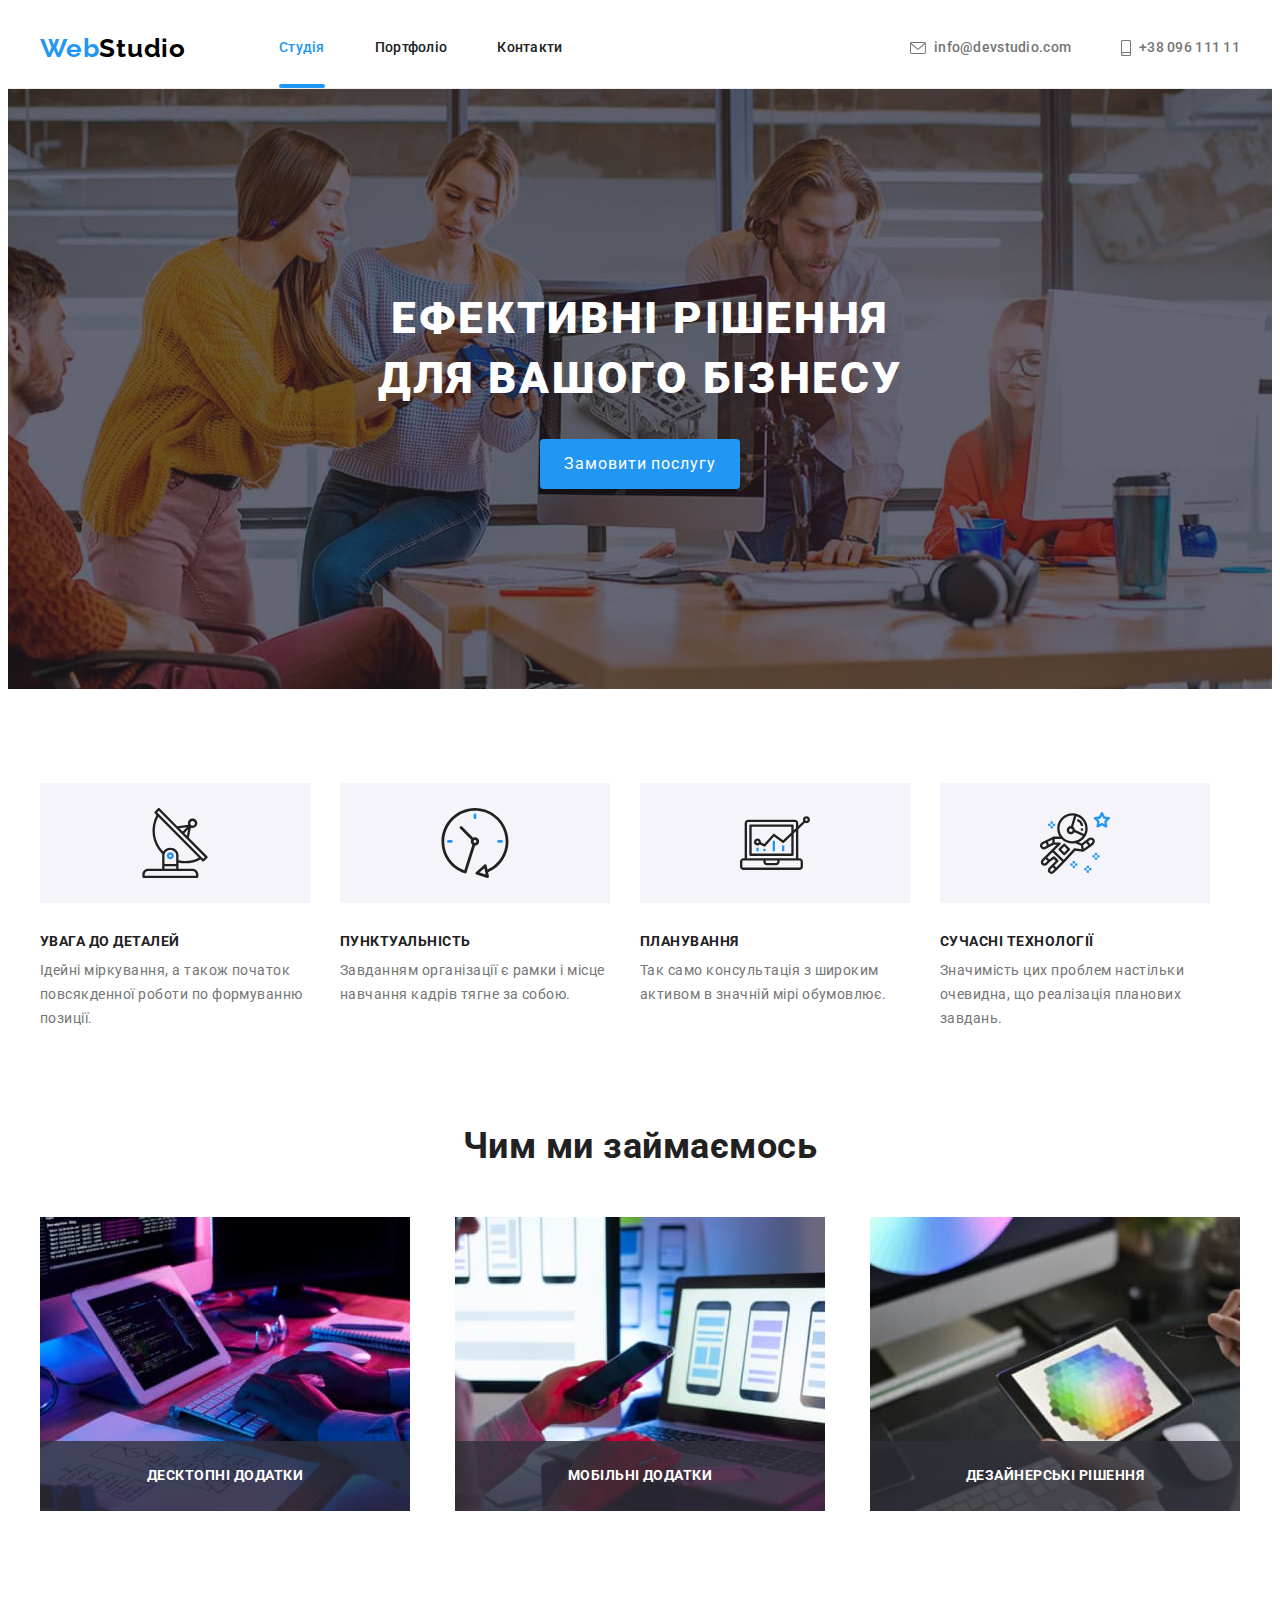
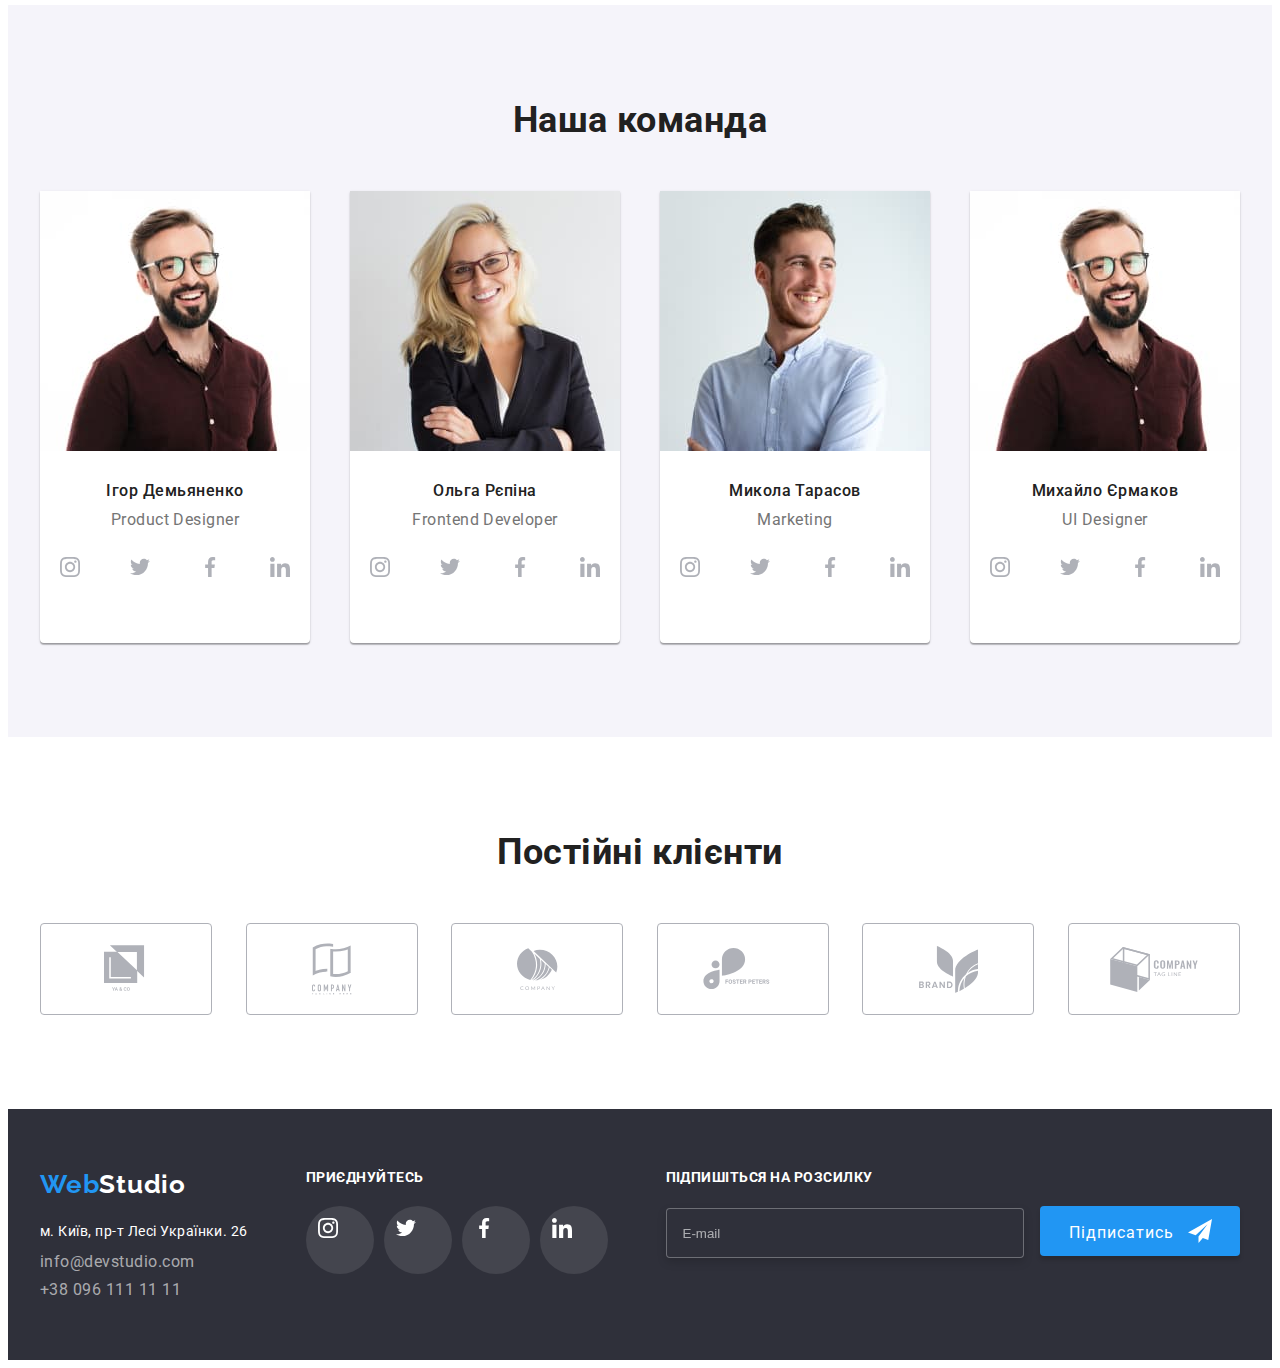
<file: index.html>
<!DOCTYPE html>
<html lang="uk">
    <head>
        <link rel="stylesheet" href="https://cdnjs.cloudflare.com/ajax/libs/modern-normalize/1.0.0/modern-normalize.min.css"
            integrity="sha512-ISS7cAi1PEhQ8jnbJpJZMd29NlhNj4AWYyLOSp2CE/CsHxTCu+r+t0D2yoJudVrd0/8fTVPUVDzY5Tvli75u/g=="
            crossorigin="anonymous" />
        <meta charset="UTF-8">
        <meta name="viewport" content="width=device-width, initial-scale=1.0">
        <title>Document</title>
        <link rel="stylesheet" href="./css/main.min.css">
        <link rel="preconnect" href="https://fonts.gstatic.com">
        <link href="https://fonts.googleapis.com/css2?family=Raleway:wght@700&family=Roboto:wght@400;500;700;900&display=swap"
        rel="stylesheet">
    </head>
    <body>

    <header>
    
        <div class="container head">
            
            <nav class="nav">
                        <!--Logo Link-->
                    <a class="logo" href="./index.html">
                        <span class="logo__letters">Web</span><span>Studio</span>
                    </a>
                    <div class="page-header">
                        <ul class="nav__list">
                            <li class="nav__item"><a class="nav__link nav__link--current" href="./index.html">Студія</a></li>
                            <li class="nav__item"><a class="nav__link" href="./portfolio.html">Портфоліо</a></li>
                            <li class="nav__item"><a class="nav__link" href="#contactId">Контакти</a></li>
                        </ul>
                        <address class="address-header">
                            <a class="address-header__link" href="mailto:info@devstudio.com">
                                <svg class="address-header__icon" width="16px" height="12px">
                                    <use href="./img/svg/symbol-defs.svg#envelope"></use>
                                </svg>
                                info@devstudio.com
                            </a>
                            <a class="address-header__link" href="tel:+380961111111">
                                <svg class="address-header__icon" width="10px" height="16px">
                                    <use href="./img/svg/symbol-defs.svg#smartphone"></use>
                                </svg>
                                +38 096 111 11
                            </a>
                        </address>
                    </div>
                    

                    <button 
                    type="button" 
                    class="menu-button"
                    aria-expanded="false"
                    aria-controls="menu"
                    data-menu-button
                    
                    >
                        <svg width="40" height="40" aria-label="переключатель мобільног меню">
                            <use class="icon-menu" href="./img/svg/symbol-defs.svg#burger"></use>
                            <use class="icon-cross" href="./img/svg/symbol-defs.svg#cross"></use>
                        </svg>
                    </button>
                     
            </nav>
            
        </div>

        
    
    </header>

    <main>
        <!--BODY START-->
        
            <!--центральний заголовок-->
        <section class="hero">
        
                
                <div class="container">
                    <h1 class="hero__title">Ефективні рішення для вашого бізнесу</h1>
                    
                <button type="button" class="hero__button" data-modal-open>
                        Замовити послугу
                </button>
                </div>
                 
        
        </section>
        
        <!--наші плюси-->
        <section class="speciality">
            <div class="container">
                <ul class="speciality__list">
                    <li class="speciality__item icon-antenna">
                        <h3 class="speciality__title">Увага до деталей</h3>
                        <p class="speciality__paragraph">
                            Ідейні міркування, а також початок повсякденної роботи по формуванню позиції.
                        </p>
                    </li>
                    <li class="speciality__item icon-clock">
                        <h3 class="speciality__title">
                            Пунктуальність
                        </h3>
                        <p class="speciality__paragraph">
                            Завданням організації є рамки і місце навчання кадрів тягне за собою.
                        </p>
                    </li>
                    <li class="speciality__item icon-diagram">
                        <h3 class="speciality__title">
                            Планування
                        </h3>
                        <p class="speciality__paragraph">
                            Так само консультація з широким активом в значній мірі обумовлює.
                            </p>
                    </li>
                        <li class="speciality__item icon-astronaft">
                            <h3 class="speciality__title">
                                Сучасні технології
                            </h3>
                            <p class="speciality__paragraph">
                                Значимість цих проблем настільки очевидна, що реалізація планових завдань.
                            </p>
            
                        </li>
                </ul>
            </div>
        
        </section>
        <!--Чим ми займаємось-->
        <section class="engage">
            <div class="container">
                <h2 class="engage__title">
                    Чим ми займаємось
                </h2>
                <ul class="engage__list">
                    <li class="engage__item">
                        <img 
                         
                            alt="набирає код на комютері" 
                            width="370"
                            src="./img/engage/engage1.jpg"
                            srcset="./img/engage/engage1@2x.jpg 2x"
                        />
                    <p class="engage__description">Десктопні додатки</p>
                    </li>
                    <li class="engage__item">
                        <img 
                        
                            alt="синхронізує телефони" 
                            width="370"
                            src="./img/engage/engage2.jpg" 
                            srcset="./img/engage/engage2@2x.jpg 2x"
                        />
                        <p class="engage__description">Мобільні додатки</p>
                    </li>
                    <li class="engage__item">
                        <img 
                            src="./img/engage/engage3.jpg" 
                            alt="малює на планшеті" 
                            width="370"
                            srcset="./img/engage/engage3@2x.jpg 2x"
                        />
                        <p class="engage__description">Дезайнерські рішення</p>
                    </li>
                </ul>
            </div>
                
                
                
            
        
        </section>
        <!--Наша команда-->
        <section class="team">
        <div class="container">
            <h2 class="team__title">
                Наша команда
            </h2>
            <ul class="team__list">
                <li class="team-card">
                    
                    <picture>
                        <source
                        srcset="./img/team/igor-desktop.jpg 1x, ./img/team/igor-desktop@2x.jpg 2x"
                        media="(min-width: 1200px)"
                        />

                        <source
                        srcset="./img/team/igor-tablet.jpg, ./img/team/igor-tablet@2x.jpg 2x"
                        media="(min-width: 768px)"
                        />

                        <img class="team-card__icon"
                        srcset="./img/team/igor-mobile@2x.jpg 2x"
                        src="./img/team/igor-mobile.jpg" 
                        alt="Фото Ігора">
                        
                    </picture>
                        <div class="team-card__block">
                            <h4 class="team-card__name">
                                    Ігор Демьяненко
                            </h4>
                            <p>Product Designer</p>
                            <div class="social team__social">
                                <a href="#" class="social__link">
                                    <svg class="social__icon">
                                        <use href="./img/svg/symbol-defs.svg#instagram"></use>
                                    </svg>
                                </a>
                                <a href="#" class="social__link">
                                    <svg class="social__icon">
                                        <use href="./img/svg/symbol-defs.svg#twitter"></use>
                                    </svg>
                                </a>
                                <a href="#" class="social__link">
                                    <svg class="social__icon">
                                        <use href="./img/svg/symbol-defs.svg#facebook"></use>
                                    </svg>
                                </a>
                                <a href="#" class="social__link">
                                    <svg class="social__icon">
                                        <use href="./img/svg/symbol-defs.svg#linkedin"></use>
                                    </svg>
                                </a>
                            </div>
                        </div>
    
                        
                        
        
                </li>
                
                <li class="team-card">
                    
                    <picture>
                        <source
                        srcset="./img/team/olga-desktop.jpg 1x, ./img/team/olga-desktop@2x.jpg 2x"
                        media="(min-width: 1200px)"
                        />

                        <source
                        srcset="./img/team/olga-tablet.jpg, ./img/team/olga-tablet@2x.jpg 2x"
                        media="(min-width: 768px)"
                        />

                        <img class="team-card__icon"
                        srcset="./img/team/olga-mobile@2x.jpg 2x"
                        src="./img/team/olga-mobile.jpg" 
                        alt="Фото Ігора">
                        
                    </picture>
                        
                    <div class="team-card__block">
                            <h4 class="team-card__name">
                                Ольга Рєпіна
                            </h4>
                            <p>Frontend Developer</p>
                            <div class="social team__social">
                                <a href="#" class="social__link">
                                    <svg class="social__icon">
                                        <use href="./img/svg/symbol-defs.svg#instagram"></use>
                                    </svg>
                                </a>
                                <a href="#" class="social__link">
                                    <svg class="social__icon">
                                        <use href="./img/svg/symbol-defs.svg#twitter"></use>
                                    </svg>
                                </a>
                                <a href="#" class="social__link">
                                    <svg class="social__icon">
                                        <use href="./img/svg/symbol-defs.svg#facebook"></use>
                                    </svg>
                                </a>
                                <a href="#" class="social__link">
                                    <svg class="social__icon">
                                        <use href="./img/svg/symbol-defs.svg#linkedin"></use>
                                    </svg>
                                </a>
                            </div>
                    </div>
                </li>

                <li class="team-card">
                    
                    <picture>
                        <source
                        srcset="./img/team/nikola-desktop.jpg 1x, ./img/team/nikola-desktop@2x.jpg 2x"
                        media="(min-width: 1200px)"
                        />

                        <source
                        srcset="./img/team/nikola-tablet.jpg, ./img/team/nikola-tablet@2x.jpg 2x"
                        media="(min-width: 768px)"
                        />

                        <img class="team-card__icon"
                        srcset="./img/team/nikola-mobile@2x.jpg 2x"
                        src="./img/team/nikola-mobile.jpg" 
                        alt="Фото Ігора">
                        
                    </picture>
                        
                    <div class="team-card__block">
                            <h4 class="team-card__name">
                                Микола Тарасов
                            </h4>
                            <p>Marketing</p>
                            <div class="social team__social">
                                <a href="#" class="social__link">
                                    <svg class="social__icon">
                                        <use href="./img/svg/symbol-defs.svg#instagram"></use>
                                    </svg>
                                </a>
                                <a href="#" class="social__link">
                                    <svg class="social__icon">
                                        <use href="./img/svg/symbol-defs.svg#twitter"></use>
                                    </svg>
                                </a>
                                <a href="#" class="social__link">
                                    <svg class="social__icon">
                                        <use href="./img/svg/symbol-defs.svg#facebook"></use>
                                    </svg>
                                </a>
                                <a href="#" class="social__link">
                                    <svg class="social__icon">
                                        <use href="./img/svg/symbol-defs.svg#linkedin"></use>
                                    </svg>
                                </a>
                            </div>
                    </div>
                </li>
                <li class="team-card">
                    
                    <picture>
                        <source
                        srcset="./img/team/igor-desktop.jpg 1x, ./img/team/igor-desktop@2x.jpg 2x"
                        media="(min-width: 1200px)"
                        />

                        <source
                        srcset="./img/team/igor-tablet.jpg, ./img/team/igor-tablet@2x.jpg 2x"
                        media="(min-width: 768px)"
                        />

                        <img class="team-card__icon"
                        srcset="./img/team/igor-mobile@2x.jpg 2x"
                        src="./img/team/igor-mobile.jpg" 
                        alt="Фото Ігора">
                        
                    </picture>

                    <div class="team-card__block">
                            <h4 class="team-card__name">
                                Михайло Єрмаков
                            </h4>
                            <p>UI Designer</p>
                            <div class="social team__social">
                                <a href="#" class="social__link">
                                    <svg class="social__icon">
                                        <use href="./img/svg/symbol-defs.svg#instagram"></use>
                                    </svg>
                                </a>
                                <a href="#" class="social__link">
                                    <svg class="social__icon">
                                        <use href="./img/svg/symbol-defs.svg#twitter"></use>
                                    </svg>
                                </a>
                                <a href="#" class="social__link">
                                    <svg class="social__icon">
                                        <use href="./img/svg/symbol-defs.svg#facebook"></use>
                                    </svg>
                                </a>
                                <a href="#" class="social__link">
                                    <svg class="social__icon">
                                        <use href="./img/svg/symbol-defs.svg#linkedin"></use>
                                    </svg>
                                </a>
                            </div>
                    </div>
                </li>
        
            </ul>
        </div>
        </section>
    
        <!--клієнти-->
        <section class="customer">
            <div class="container">
    
                <h2 class="customer__title">Постійні клієнти</h2>
                
                <ul class="customer__list">
                        <li class="customer__item">
                            <a href="#" class="customer__link">
                                <svg class="customer__icon" width="44.27px" height="49.23px">
                                    <use href="./img/svg/symbol-defs.svg#logo-1"></use>
                                </svg>
                            </a>
                        </li>
                        <li class="customer__item">
                            <a href="#" class="customer__link">
                                <svg class="customer__icon"  width="40px" height="52px">
                                    <use href="./img/svg/symbol-defs.svg#logo-2"></use>
                                </svg>
                            </a>
                        </li>
                        <li class="customer__item">
                            <a href="#" class="customer__link">
                                <svg class="customer__icon" width="41px" height="42.6px">
                                    <use href="./img/svg/symbol-defs.svg#logo-3"></use>
                                </svg>
                            </a>
    
                        </li>
    
                        <li class="customer__item">
    
                            <a href="#" class="customer__link">
    
                                <svg class="customer__icon"  width="79.66px" height="42.02px">
    
                                    <use href="./img/svg/symbol-defs.svg#logo-4"></use>
                                </svg>
    
                            </a>
    
                        </li>
    
                        <li class="customer__item">
    
                            <a href="#" class="customer__link">
    
                                <svg class="customer__icon" width="59px" height="47px">
                                    <use href="./img/svg/symbol-defs.svg#logo-5"></use>
                                </svg>
                            </a>
                        </li>
                        <li class="customer__item">
                            <a href="#" class="customer__link">
                                <svg class="customer__icon" width="88.48px" height="45.44px">
                                    <use href="./img/svg/symbol-defs.svg#logo-6"></use>
                                </svg>
                            </a>
                        </li>
                </ul>
                
            </div>
        </section>
        
        </main>
    
        <footer id="contactId">
        <div class="container footer-container">
            <div class="footer-item">
                <a class="logo" href="./index.html">
                <span class="logo__letters">Web</span><span class="logo__letters--white">Studio</span>
                </a>
                <address>
                <ul class="address-list">
            
                    <li class="address-list__item">
                        <a class="address-list__link address-list__link--address"
                            href="https://www.google.com.ua/maps/place/%D0%B1%D1%83%D0%BB%D1%8C%D0%B2%D0%B0%D1%80+%D0%9B%D0%B5%D1%81%D1%96+%D0%A3%D0%BA%D1%80%D0%B0%D1%97%D0%BD%D0%BA%D0%B8,+26,+%D0%9A%D0%B8%D1%97%D0%B2,+02000/@50.4265807,30.5361971,17z/data=!3m1!4b1!4m5!3m4!1s0x40d4cf0e033ecbe9:0x57a4dffefec77da0!8m2!3d50.4265807!4d30.5383858?hl=uk">
            
                            м. Київ, пр-т Лесі Українки. 26
            
                        </a>
                    </li>
                    <li class="address-list__item">
                        <a class="address-list__link address-list__link--footer-contact" href="mailto:info@devstudio.com">info@devstudio.com</a>
                    </li>
                    <li class="address-list__item">
                        <a class="address-list__link address-list__link--footer-contact" href="tel:+380961111111">+38 096 111 11 11</a>
                    </li>
                </ul>
                </address>
            </div>
            
            <div class="footer-social footer-item">
                <h3 class="footer__title">Приєднуйтесь</h3>
                <div class="social">
                    <a href="#" class="social__link footer-social__link">
                        <svg class="social__icon">
                            <use href="./img/svg/symbol-defs.svg#instagram"></use>
                        </svg>
                    </a>
                    <a href="#" class="social__link footer-social__link">
                        <svg class="social__icon">
                            <use href="./img/svg/symbol-defs.svg#twitter"></use>
                        </svg>
                    </a>
                    <a href="#" class="social__link footer-social__link">
                        <svg class="social__icon">
                            <use href="./img/svg/symbol-defs.svg#facebook"></use>
                        </svg>
                    </a>
                    <a href="#" class="social__link footer-social__link">
                        <svg class="social__icon">
                            <use href="./img/svg/symbol-defs.svg#linkedin"></use>
                        </svg>
                    </a>
                </div>
            
                
            </div>
    
            <form class="footer-form footer-item">
                    <h3 class="footer__title">підпишіться на розсилку</h3>
                    <div>
                        <input 
                        class="footer-form__input"
                        type="email"
                        placeholder="E-mail">
                    
                        <button class="footer-form__button" type="submit">підписатись</button>
                    </div>
            </form>
        </div>
        </footer>

        <div class="menu" data-menu>
            <ul class="menu__list">
                <li class="menu__item">
                    <a class="menu__link menu__link--current" href="./index.html">Студія</a>
                </li>
                <li class="menu__item">
                    <a class="menu__link" href="./portfolio.html">Портфоліо</a>
                </li>
                <li class="menu__item">
                    <a class="menu__link" href="/">Контакти</a>
                </li>
            </ul>
            <address class="menu-address">
                <a class="menu-address__tel" href="tel:+380961111111">
                    +38 096 111 11 11
                </a>
                <a class="menu-address__mail" href="mailto:info@devstudio.com">
                    info@devstudio.com
                </a>
            </address>

            <ul class="menu-social">
                <li class="menu-social__item"><a class="menu-social__link" href="#">Instagram</a></li>
                <li class="menu-social__item"><a class="menu-social__link" href="#">Twitter</a></li>
                <li class="menu-social__item"><a class="menu-social__link" href="#">Facebook</a></li>
                <li class="menu-social__item"><a class="menu-social__link" href="#">Linkedin</a></li>
            </ul>
        </div>
    
        <div class="backdrop is-hidden" data-modal>
            <div class="modal">
                <button class="close" type="button"  data-modal-close>&#10006;</button>
                <h3 class="modal__title">Залиште свої дані, ми вам зателефонуємо</h3>
                <form class="modal__form">
                    
                    <div class="modal__info info">
                        <input 
                        type="text" 
                        name="name" 
                        id="name" 
                        class="info__input">
                        <label for="name" class="modal-label">Ім'я</label>
                            <svg class="info__icon">
                                <use href="./img/svg/symbol-defs.svg#human"></use>
                            </svg>
                    </div>
                    
                    <div class="modal__info info">
                        <input type="tel" name="telephone" id="telephone" 
                        class="info__input">
                        <label for="telephone" class="modal-label">телефон</label>
                        <svg class="info__icon">
                            <use href="./img/svg/symbol-defs.svg#telephone"></use>
                        </svg>
                    </div>
                    
                    <div class="modal__info info">
                        <label for="post" class="modal-label">Пошта</label>
                        <input 
                        type="email" name="post" id="post" 
                        class="info__input">
                        <svg class="info__icon">
                            <use href="./img/svg/symbol-defs.svg#post"></use>
                        </svg>
                    </div>
                    
                    <div class="modal__coment coment">
                        <textarea name="coment" id="coment" cols="30" rows="10" class="coment__textarea" placeholder="Введіть текст"></textarea>
                        <label for="coment" class="modal-label">
                        Коментарій
                        </label>
                    </div>
  
                        
                    <div class="checkbox">
                                <input type="checkbox" name="agree" id="agree" class="checkbox__input">
                                <label for="agree" class="checkbox__label">
                                <span class="checkbox__text">Погоджуюся з розсилкою і приймаю</span> <a class="checkbox__link" href="#">Умови договору</a>
                            </label>
                    </div>
                        
                    
                    <button class="modal__button" type="submit">Надіслати</button>
        
                </form>
            </div>
        </div>
        
        <script src="./js/modal.js"></script>
        <script src="./js/menu.js"></script>
    </body>

</html>
</file>
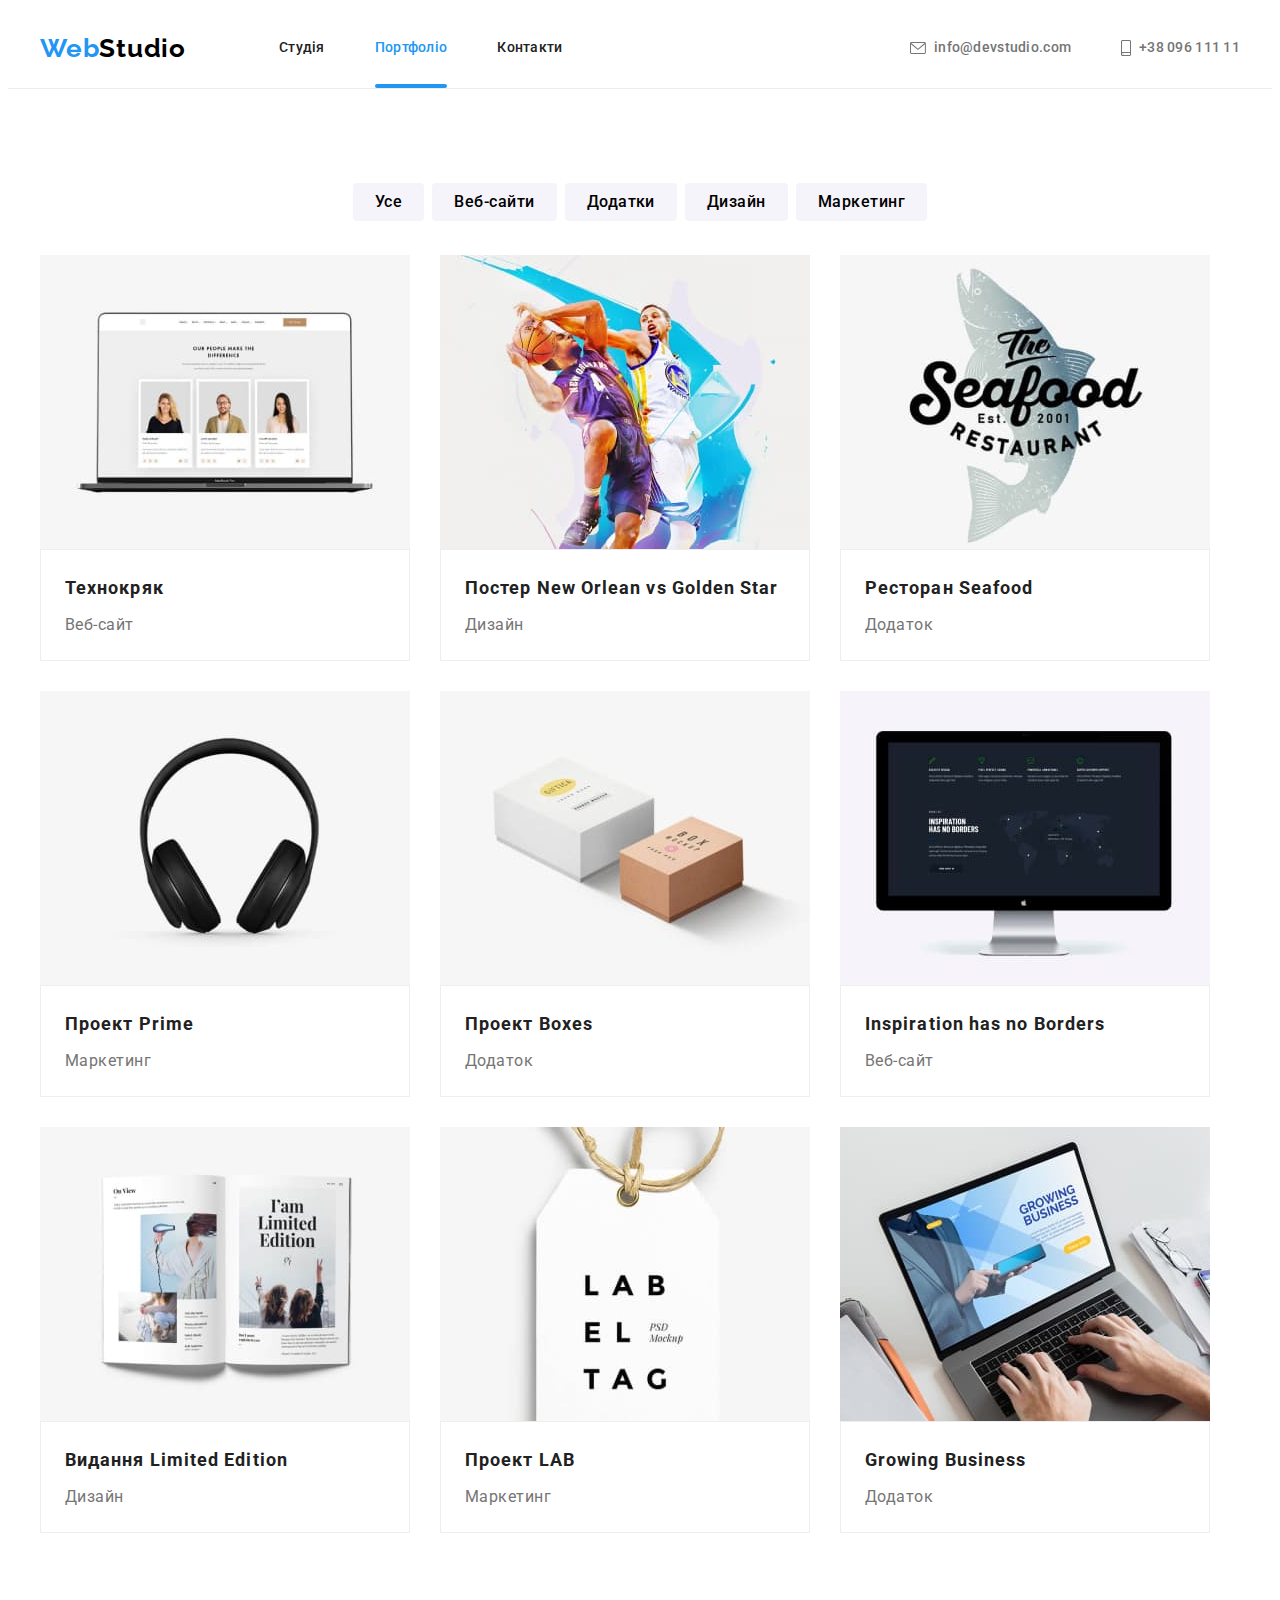
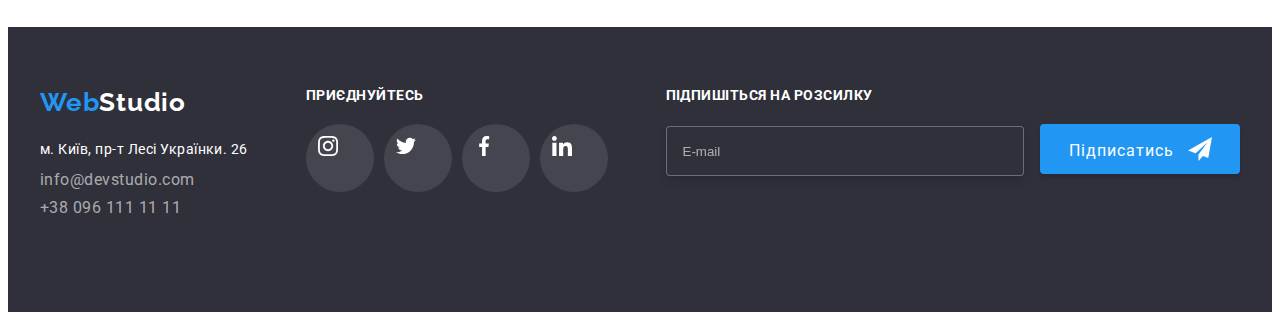
<file: portfolio.html>
<!DOCTYPE html>
<html lang="en">
    <head>
        <link rel="stylesheet" href="https://cdnjs.cloudflare.com/ajax/libs/modern-normalize/1.0.0/modern-normalize.min.css"
            integrity="sha512-ISS7cAi1PEhQ8jnbJpJZMd29NlhNj4AWYyLOSp2CE/CsHxTCu+r+t0D2yoJudVrd0/8fTVPUVDzY5Tvli75u/g=="
            crossorigin="anonymous" />
        <meta charset="UTF-8">
        <meta name="viewport" content="width=device-width, initial-scale=1.0">
        <title>Document</title>
        <link rel="stylesheet" href="./css/main.min.css">
        <link rel="preconnect" href="https://fonts.gstatic.com">
        <link href="https://fonts.googleapis.com/css2?family=Raleway:wght@700&family=Roboto:wght@400;500;700;900&display=swap"
        rel="stylesheet">
    </head>
    <body>
        
        <header>
    
            <div class="container head">
                
                <nav class="nav">
                            <!--Logo Link-->
                        <a class="logo" href="./index.html">
                            <span class="logo__letters">Web</span><span>Studio</span>
                        </a>
                        <div class="page-header">
                            <ul class="nav__list">
                                <li class="nav__item"><a class="nav__link" href="./index.html">Студія</a></li>
                                <li class="nav__item"><a class="nav__link nav__link--current" href="./portfolio.html">Портфоліо</a></li>
                                <li class="nav__item"><a class="nav__link" href="#contactId">Контакти</a></li>
                            </ul>
                            <address class="address-header">
                                <a class="address-header__link" href="mailto:info@devstudio.com">
                                    <svg class="address-header__icon" width="16px" height="12px">
                                        <use href="./img/svg/symbol-defs.svg#envelope"></use>
                                    </svg>
                                    info@devstudio.com
                                </a>
                                <a class="address-header__link" href="tel:+380961111111">
                                    <svg class="address-header__icon" width="10px" height="16px">
                                        <use href="./img/svg/symbol-defs.svg#smartphone"></use>
                                    </svg>
                                    +38 096 111 11
                                </a>
                            </address>
                        </div>
                        
    
                        <button 
                        type="button" 
                        class="menu-button"
                        aria-expanded="false"
                        aria-controls="menu"
                        data-menu-button
                        
                        >
                            <svg width="40" height="40" aria-label="переключатель мобільног меню">
                                <use class="icon-menu" href="./img/svg/symbol-defs.svg#burger"></use>
                                <use class="icon-cross" href="./img/svg/symbol-defs.svg#cross"></use>
                            </svg>
                        </button>
                         
                </nav>
                
            </div>
    
            
        
        </header>
        <main class="container">
            <section class="content-container">
                <div class="filter">
                    <ul class="filter-list">
                        <li class="filter-list__item"><button type="button" class="filter-list__button">Усе</button></li>
                        <li class="filter-list__item"><button type="button" class="filter-list__button">Веб-сайти</button></li>
                        <li class="filter-list__item"><button type="button" class="filter-list__button">Додатки</button></li>
                        <li class="filter-list__item"><button type="button" class="filter-list__button">Дизайн</button></li>
                        <li class="filter-list__item"><button type="button" class="filter-list__button">Маркетинг</button></li>
                    </ul>
                </div>
        
                <ul class="cards-list">
                    <li class="cards-list__item">
                    <a href="#"  class="cards-list__link">
                        <div class="portfolio-overlay">
                            <picture>
                                <source
                                srcset="./img/portfolio/one-desktop.jpg 1x, 
                                ./img/portfolio/one-desktop@2x.jpg 2x"
                                media="(min-width: 1200px)"
                                />
        
                                <source
                                srcset="./img/portfolio/one-tablet.jpg  1x, 
                                ./img/portfolio/one-tablet@2x.jpg 2x"
                                media="(min-width: 768px)"
                                />
        
                                <img class="cards-list__icon"
                                srcset="./img/portfolio/one-mobile@2x.jpg 2x"
                                src="./img/portfolio/one-mobile.jpg" 
                                alt="проект з особистими даними">
                                
                            </picture>
                        
                            <p class="portfolio-overlay__paragraph">Технокряк це сучасний майданчик поширення коронавируса. Компанії використовують цю платформу для цифрового шпигунства і атак на захищені сервера конкурентів.</p>
                        </div>
                        <div class="cards-list__text">
                            <h3 class="cards-list__title">Технокряк</h3>
                            <p class="cards-list__paragraph">Веб-сайт</p>
                        </div>
                    </a>
                    </li>


                    <li class="cards-list__item">
                    <a class="cards-list__link" href="#">
                        <div class="portfolio-overlay">
                            <picture>
                                <source
                                srcset="./img/portfolio/two-desktop.jpg 1x, 
                                ./img/portfolio/two-desktop@2x.jpg 2x"
                                media="(min-width: 1200px)"
                                />
        
                                <source
                                srcset="./img/portfolio/two-tablet.jpg  1x, 
                                ./img/portfolio/two-tablet@2x.jpg 2x"
                                media="(min-width: 768px)"
                                />
        
                                <img class="cards-list__icon"
                                srcset="./img/portfolio/two-mobile@2x.jpg 2x"
                                src="./img/portfolio/two-mobile.jpg" 
                                alt="баскедболіст закидує мяч в кільце">
                                
                            </picture>
                        
                        <p class="portfolio-overlay__paragraph">Технокряк це сучасний майданчик поширення коронавируса. Компанії використовують цю платформу для цифрового шпигунства і атак на захищені сервера конкурентів.</p>
                        </div>
                        <div class="cards-list__text">
                            <h3 class="cards-list__title">
                                Постер New Orlean vs Golden Star
                            </h3>
                            <p class="cards-list__paragraph">
                                Дизайн
                            </p>
                        </div>
                    </a>
                    </li>
                    <li class="cards-list__item">
                    <a class="cards-list__link" href="#">
                       <div class="portfolio-overlay">
                        <picture>
                            <source
                            srcset="./img/portfolio/tree-desktop.jpg 1x, 
                            ./img/portfolio/tree-desktop@2x.jpg 2x"
                            media="(min-width: 1200px)"
                            />
    
                            <source
                            srcset="./img/portfolio/tree-tablet.jpg  1x, 
                            ./img/portfolio/tree-tablet@2x.jpg 2x"
                            media="(min-width: 768px)"
                            />
    
                            <img class="cards-list__icon"
                            srcset="./img/portfolio/tree-mobile@2x.jpg 2x"
                            src="./img/portfolio/tree-mobile.jpg" 
                            alt="логотип ресторану">
                            
                        </picture>
                    
                        <p class="portfolio-overlay__paragraph">Технокряк це сучасний майданчик поширення коронавируса. Компанії використовують цю платформу для цифрового шпигунства і атак на захищені сервера конкурентів.</p>
                        
                       </div>
                        <div class="cards-list__text">
                            <h3 class="cards-list__title">Ресторан Seafood</h3>
                            <p class="cards-list__paragraph">Додаток</p>
                        </div>
                    </a>
                    </li>
                    <li class="cards-list__item">
                    <a class="cards-list__link" href="/">
                        <div class="portfolio-overlay">
                            <picture>
                                <source
                                srcset="./img/portfolio/four-desktop.jpg 1x, 
                                ./img/portfolio/four-desktop@2x.jpg 2x"
                                media="(min-width: 1200px)"
                                />
        
                                <source
                                srcset="./img/portfolio/four-tablet.jpg  1x, 
                                ./img/portfolio/four-tablet@2x.jpg 2x"
                                media="(min-width: 768px)"
                                />
        
                                <img class="cards-list__icon"
                                srcset="./img/portfolio/four-mobile@2x.jpg 2x"
                                src="./img/portfolio/four-mobile.jpg" 
                                alt="чорні навушники">
                                
                            </picture>
                        
                        <p class="portfolio-overlay__paragraph">Технокряк це сучасний майданчик поширення коронавируса. Компанії використовують цю платформу для цифрового шпигунства і атак на захищені сервера конкурентів.</p>
                        
                        </div>
                        <div class="cards-list__text">
                            <h3 class="cards-list__title">Проект Prime</h3>
                            <p class="cards-list__paragraph">Маркетинг</p>
                        </div>
                    </a>
                    </li>
                    <li class="cards-list__item">
                    <a class="cards-list__link" href="/">
                        <div class="portfolio-overlay">
                            <picture>
                                <source
                                srcset="./img/portfolio/five-desktop.jpg 1x, 
                                ./img/portfolio/five-desktop@2x.jpg 2x"
                                media="(min-width: 1200px)"
                                />
        
                                <source
                                srcset="./img/portfolio/five-tablet.jpg  1x, 
                                ./img/portfolio/five-tablet@2x.jpg 2x"
                                media="(min-width: 768px)"
                                />
        
                                <img class="cards-list__icon"
                                srcset="./img/portfolio/five-mobile@2x.jpg 2x"
                                src="./img/portfolio/five-mobile.jpg" 
                                alt="дві коробки">
                                
                            </picture>
                        
                        <p class="portfolio-overlay__paragraph">Технокряк це сучасний майданчик поширення коронавируса. Компанії використовують цю платформу для цифрового шпигунства і атак на захищені сервера конкурентів.</p>
                        
                        </div>
                        <div class="cards-list__text">
                            <h3 class="cards-list__title">Проект Boxes</h3>
                            <p class="cards-list__paragraph">Додаток</p>
                        </div>
                    </a>
                    </li>
                    <li class="cards-list__item">
                    <a class="cards-list__link" href="/">
                        <div class="portfolio-overlay">
                            <picture>
                                <source
                                srcset="./img/portfolio/six-desktop.jpg 1x, 
                                ./img/portfolio/six-desktop@2x.jpg 2x"
                                media="(min-width: 1200px)"
                                />
        
                                <source
                                srcset="./img/portfolio/six-tablet.jpg  1x, 
                                ./img/portfolio/one-tablet@2x.jpg 2x"
                                media="(min-width: 768px)"
                                />
        
                                <img class="cards-list__icon"
                                srcset="./img/portfolio/six-mobile@2x.jpg 2x"
                                src="./img/portfolio/six-mobile.jpg" 
                                alt="компютер з відкритою сторінкою">
                                
                            </picture>
                        
                        <p class="portfolio-overlay__paragraph">Технокряк це сучасний майданчик поширення коронавируса. Компанії використовують цю платформу для цифрового шпигунства і атак на захищені сервера конкурентів.</p>
                        </div>
                        <div class="cards-list__text">
                            <h3 class="cards-list__title">Inspiration has no Borders</h3>
                            <p class="cards-list__paragraph">Веб-сайт</p>
                        </div>
                    </a>
                    </li>
                    <li class="cards-list__item">
                    <a class="cards-list__link" href="/">
                        <div class="portfolio-overlay">
                            <picture>
                                <source
                                srcset="./img/portfolio/seven-desktop.jpg 1x, 
                                ./img/portfolio/seven-desktop@2x.jpg 2x"
                                media="(min-width: 1200px)"
                                />
        
                                <source
                                srcset="./img/portfolio/seven-tablet.jpg  1x, 
                                ./img/portfolio/seven-tablet@2x.jpg 2x"
                                media="(min-width: 768px)"
                                />
        
                                <img class="cards-list__icon"
                                srcset="./img/portfolio/seven-mobile@2x.jpg 2x"
                                src="./img/portfolio/seven-mobile.jpg" 
                                alt="розгорнута книга">
                                
                            </picture>
                        
                        <p class="portfolio-overlay__paragraph">Технокряк це сучасний майданчик поширення коронавируса. Компанії використовують цю платформу для цифрового шпигунства і атак на захищені сервера конкурентів.</p>
                        </div>
                        <div class="cards-list__text">
                            <h3 class="cards-list__title">Видання Limited Edition</h3>
                            <p class="cards-list__paragraph">Дизайн</p>
                        </div>
                    </a>
                    </li>
                    <li class="cards-list__item">
                    <a class="cards-list__link" href="/">
                        <div class="portfolio-overlay">
                            <picture>
                                <source
                                srcset="./img/portfolio/eight-desktop.jpg 1x, 
                                ./img/portfolio/eight-desktop@2x.jpg 2x"
                                media="(min-width: 1200px)"
                                />
        
                                <source
                                srcset="./img/portfolio/eight-tablet.jpg  1x, 
                                ./img/portfolio/eight-tablet@2x.jpg 2x"
                                media="(min-width: 768px)"
                                />
        
                                <img class="cards-list__icon"
                                srcset="./img/portfolio/eight-mobile@2x.jpg 2x"
                                src="./img/portfolio/eight-mobile.jpg" 
                                alt="напис Labeltag">
                                
                            </picture>
                        
                        <p class="portfolio-overlay__paragraph">Технокряк це сучасний майданчик поширення коронавируса. Компанії використовують цю платформу для цифрового шпигунства і атак на захищені сервера конкурентів.</p>
                        </div>
                        <div class="cards-list__text">
                            <h3 class="cards-list__title">Проект LAB</h3>
                            <p class="cards-list__paragraph">Маркетинг</p>
                        </div>
                    </a>
                    </li>
                    <li class="cards-list__item">
                    <a class="cards-list__link" href="/">
                        
                        <div class="portfolio-overlay">
                            <picture>
                                <source
                                srcset="./img/portfolio/nine-desktop.jpg 1x, 
                                ./img/portfolio/nine-desktop@2x.jpg 2x"
                                media="(min-width: 1200px)"
                                />
        
                                <source
                                srcset="./img/portfolio/nine-tablet.jpg  1x, 
                                ./img/portfolio/nine-tablet@2x.jpg 2x"
                                media="(min-width: 768px)"
                                />
        
                                <img class="cards-list__icon"
                                srcset="./img/portfolio/nine-mobile@2x.jpg 2x"
                                src="./img/portfolio/nine-mobile.jpg" 
                                alt="відкритий ноутбук">
                                
                            </picture>
                        
                        <p class="portfolio-overlay__paragraph">Технокряк це сучасний майданчик поширення коронавируса. Компанії використовують цю платформу для цифрового шпигунства і атак на захищені сервера конкурентів.</p>
                        </div>
                        <div class="cards-list__text">
                            <h3 class="cards-list__title">Growing Business</h3>
                            <p class="cards-list__paragraph">Додаток</p>
                        </div>
                    </a>
                    </li>

                </ul>
        
        

            </section>
        </main>
        <footer id="contactId">
                <div class="container footer-container">
                <div>
                <a class="logo" href="./index.html">
                <span class="logo__letters">Web</span><span class="logo__letters--white">Studio</span>
                </a>
                <address>
                <ul class="address-list">
            
                    <li class="address-list__item">
                        <a class="address-list__link address-list__link--address"
                            href="https://www.google.com.ua/maps/place/%D0%B1%D1%83%D0%BB%D1%8C%D0%B2%D0%B0%D1%80+%D0%9B%D0%B5%D1%81%D1%96+%D0%A3%D0%BA%D1%80%D0%B0%D1%97%D0%BD%D0%BA%D0%B8,+26,+%D0%9A%D0%B8%D1%97%D0%B2,+02000/@50.4265807,30.5361971,17z/data=!3m1!4b1!4m5!3m4!1s0x40d4cf0e033ecbe9:0x57a4dffefec77da0!8m2!3d50.4265807!4d30.5383858?hl=uk">
            
                            м. Київ, пр-т Лесі Українки. 26
            
                        </a>
                    </li>
                    <li class="address-list__item">
                        <a class="address-list__link address-list__link--footer-contact" href="mailto:info@devstudio.com">info@devstudio.com</a>
                    </li>
                    <li class="address-list__item">
                        <a class="address-list__link address-list__link--footer-contact" href="tel:+380961111111">+38 096 111 11 11</a>
                    </li>
                </ul>
                </address>
                </div>
            
                <div class="footer-social">
                <h3 class="footer__title">Приєднуйтесь</h3>
                <div class="social">
                    <a href="#" class="social__link footer-social__link">
                        <svg class="social__icon">
                            <use href="./img/svg/symbol-defs.svg#instagram"></use>
                        </svg>
                    </a>
                    <a href="#" class="social__link footer-social__link">
                        <svg class="social__icon">
                            <use href="./img/svg/symbol-defs.svg#twitter"></use>
                        </svg>
                    </a>
                    <a href="#" class="social__link footer-social__link">
                        <svg class="social__icon">
                            <use href="./img/svg/symbol-defs.svg#facebook"></use>
                        </svg>
                    </a>
                    <a href="#" class="social__link footer-social__link">
                        <svg class="social__icon">
                            <use href="./img/svg/symbol-defs.svg#linkedin"></use>
                        </svg>
                    </a>
                </div>
            
                
                </div>
    
                <form class="footer-form">
                    <h3 class="footer__title">підпишіться на розсилку</h3>
                    <div>
                        <input 
                        class="footer-form__input"
                        type="email"
                        placeholder="E-mail">
                    
                        <button class="footer-form__button" type="submit">підписатись</button>
                    </div>
                </form>
            </div>
        </footer>

        <div class="menu" data-menu>
            <ul class="menu__list">
                <li class="menu__item">
                    <a class="menu__link menu__link--current" href="./index.html">Студія</a>
                </li>
                <li class="menu__item">
                    <a class="menu__link" href="./portfolio.html">Портфоліо</a>
                </li>
                <li class="menu__item">
                    <a class="menu__link" href="/">Контакти</a>
                </li>
            </ul>
            <address class="menu-address">
                <a class="menu-address__tel" href="tel:+380961111111">
                    +38 096 111 11 11
                </a>
                <a class="menu-address__mail" href="mailto:info@devstudio.com">
                    info@devstudio.com
                </a>
            </address>

            <ul class="menu-social">
                <li class="menu-social__item"><a class="menu-social__link" href="#">Instagram</a></li>
                <li class="menu-social__item"><a class="menu-social__link" href="#">Twitter</a></li>
                <li class="menu-social__item"><a class="menu-social__link" href="#">Facebook</a></li>
                <li class="menu-social__item"><a class="menu-social__link" href="#">Linkedin</a></li>
            </ul>
        </div>

        <script src="./js/menu.js"></script>
 
    </body>
</html>
</file>
<file: css/main.min.css>
ul{padding:0;margin:0}li{list-style-type:none}address{font-style:normal}a{text-decoration:none}p{margin:0}h4{margin:0}img{display:block}.modal__button,.footer-form__button,.hero__button{width:200px;height:50px;background-color:#2196f3;-webkit-box-shadow:0px 4px 4px rgba(0,0,0,0.15);box-shadow:0px 4px 4px rgba(0,0,0,0.15);border-radius:4px;color:#fff;cursor:pointer;font-size:16px;line-height:1.87px;letter-spacing:0.06em;-webkit-transition:background-color 250ms cubic-bezier(0.4,0,0.2,1);transition:background-color 250ms cubic-bezier(0.4,0,0.2,1)}.speciality__title,.engage__title,.team__title,.customer__title,.cards-list__title{font-weight:700;font-size:28px;color:#212121}@media screen and (min-width: 1200px){.speciality__title,.engage__title,.team__title,.customer__title,.cards-list__title{font-size:36px}}.logo{font-family:"Raleway",sans-serif;font-weight:700;font-size:24px;letter-spacing:0.03em;color:#000000}@media screen and (min-width: 1200px){.logo{font-size:26px;line-height:1.19}}.logo__letters{color:#2196f3}.logo__letters--white{color:#fff}.menu-button{display:-webkit-inline-box;display:-ms-inline-flexbox;display:inline-flex;-webkit-box-pack:center;-ms-flex-pack:center;justify-content:center;margin:0;padding:0;border:none;background-color:transparent}@media screen and (min-width: 768px){.menu-button{display:none}}.menu-button:hover{color:#2196f3}.menu-button:focus{color:#2196f3}.menu-button .icon-cross{display:none}.menu-button.is-open .icon-cross{display:block}.menu-button.is-open{position:fixed;top:10px;right:15px;z-index:2}.menu-button.is-open .icon-menu{display:none}.icon-menu{fill:currentColor}.icon-cross{fill:currentColor}.menu{z-index:1;position:fixed;width:100vw;height:100vh;top:0;right:0;padding-top:48px;padding-bottom:48px;padding-left:40px;-webkit-box-orient:vertical;-webkit-box-direction:normal;-ms-flex-direction:column;flex-direction:column;-webkit-box-pack:justify;-ms-flex-pack:justify;justify-content:space-between;background-color:#fff;display:none}.menu.is-open{display:-webkit-box;display:-ms-flexbox;display:flex}@media screen and (min-width: 768px){.menu{display:none}}.menu__address{display:-webkit-box;display:-ms-flexbox;display:flex;-webkit-box-orient:vertical;-webkit-box-direction:reverse;-ms-flex-direction:column-reverse;flex-direction:column-reverse}.menu__item+.menu__item{margin-top:32px}.menu__link{font-weight:500;font-size:40px;letter-spacing:0.02em;color:#212121;-webkit-transition:color 250ms 0.4,0,0.2,1;transition:color 250ms 0.4,0,0.2,1}.menu__link:focus,.menu__link:hover{color:#2196f3}.menu-address__tel{display:block;font-weight:500;font-size:34px;line-height:1.18;letter-spacing:0.02em;color:#2196f3}.menu-address__mail{display:block;font-weight:500;font-size:24px;letter-spacing:0.02em;color:#757575}.menu-social{display:-webkit-box;display:-ms-flexbox;display:flex}.menu-social__item:not(:last-child){padding-right:10px}.menu-social__item+.menu-social__item{border-left:1px solid rgba(33,33,33,0.2);padding-left:10px}.menu-social__link{font-weight:500;font-size:18px;line-height:1.22;letter-spacing:0.02em;color:#2196f3}body{font-family:"Roboto",sans-serif;line-height:1.17;color:#757575;letter-spacing:0.03em;background-color:#fff}.container{margin-left:auto;margin-right:auto;width:100%;padding-right:15px;padding-left:15px}@media screen and (max-width: 1199px){.container{text-align:center}}@media screen and (min-width: 480px){.container{width:480px}}@media screen and (min-width: 768px){.container{width:768px}}@media screen and (min-width: 1200px){.container{width:1200px}}button{font-family:inherit;border-radius:4px;border:transparent}.social{display:-webkit-box;display:-ms-flexbox;display:flex;-webkit-box-pack:center;-ms-flex-pack:center;justify-content:center;margin-top:16px}.social__link{display:block;border-radius:50%;width:44px;height:44px;padding:12px;-webkit-transition:color 250ms cubic-bezier(0.4,0,0.2,1),background-color 250ms cubic-bezier(0.4,0,0.2,1);transition:color 250ms cubic-bezier(0.4,0,0.2,1),background-color 250ms cubic-bezier(0.4,0,0.2,1)}.social .social__link:hover,.social .social__link:focus{background-color:#2196f3;color:#fff}.social__link+.social__link{margin-left:10px}.social__icon{width:20px;height:20px;fill:currentColor}.backdrop{display:block;background-color:rgba(0,0,0,0.2);position:fixed;top:0;left:0;width:100%;height:100vh;opacity:1;-webkit-transition:opacity 250ms cubic-bezier(0.4,0,0.2,1);transition:opacity 250ms cubic-bezier(0.4,0,0.2,1)}.backdrop.is-hidden{opacity:0;pointer-events:none}.backdrop.is-hidden .modal{-webkit-transform:translate(-50%, -50%) scale(0.3);transform:translate(-50%, -50%) scale(0.3)}.modal{display:block;position:absolute;top:50%;left:50%;padding:40px;background-color:#fff;-webkit-box-shadow:0px 1px 3px rgba(0,0,0,0.12),0px 1px 1px rgba(0,0,0,0.14),0px 2px 1px rgba(0,0,0,0.2);box-shadow:0px 1px 3px rgba(0,0,0,0.12),0px 1px 1px rgba(0,0,0,0.14),0px 2px 1px rgba(0,0,0,0.2);border-radius:4px;-webkit-transform:translate(-50%, -50%) scale(1);transform:translate(-50%, -50%) scale(1);-webkit-transition:-webkit-transform 250ms cubic-bezier(0.4,0,0.2,1);transition:-webkit-transform 250ms cubic-bezier(0.4,0,0.2,1);transition:transform 250ms cubic-bezier(0.4,0,0.2,1);transition:transform 250ms cubic-bezier(0.4,0,0.2,1), -webkit-transform 250ms cubic-bezier(0.4,0,0.2,1)}.modal__form{display:-webkit-box;display:-ms-flexbox;display:flex;-webkit-box-orient:vertical;-webkit-box-direction:normal;-ms-flex-direction:column;flex-direction:column}.modal__button{display:inline-block;margin-top:30px;margin-right:auto;margin-left:auto;font-weight:700}.modal__button:hover,.modal__button:focus{background-color:#188CE8}.modal .close{display:block;width:30px;height:30px;position:absolute;top:8px;right:8px;border-radius:50%;border:1px solid rgba(0,0,0,0.1);background-color:#fff;padding:6px;-webkit-box-sizing:border-box;box-sizing:border-box}.modal .close:hover,.modal .close:focus{color:#2196f3}.modal__title{margin-top:0;margin-bottom:12px;font-weight:700;font-size:20px;line-height:1.15;text-align:center;color:#212121}.modal__info{position:relative;padding-top:18px;margin-bottom:10px}.modal__coment{position:relative;display:-webkit-box;display:-ms-flexbox;display:flex;-webkit-box-orient:vertical;-webkit-box-direction:reverse;-ms-flex-direction:column-reverse;flex-direction:column-reverse;padding-top:18px;margin-bottom:20px}.modal-label{position:absolute;top:0;left:0;font-weight:400;font-size:12px;letter-spacing:0.01em;color:#757575}.info__input{width:100%;height:40px;border:1px solid rgba(33,33,33,0.2);-webkit-box-sizing:border-box;box-sizing:border-box;border-radius:4px;padding-left:42px;-webkit-transition:border-color 250ms cubic-bezier(0.4,0,0.2,1);transition:border-color 250ms cubic-bezier(0.4,0,0.2,1)}@media screen and (min-width: 480px){.info__input{width:370px}}@media screen and (min-width: 1200px){.info__input{width:448px}}.info__input:focus ~ .info__icon,.info__input:hover ~ .info__icon{fill:#2196f3}.info__input:focus,.info__input:hover{outline:none;border-color:#2196f3}.info__icon{width:18px;height:18px;position:absolute;left:12px;bottom:11px;fill:#212121;-webkit-transition:fill 250ms cubic-bezier(0.4,0,0.2,1);transition:fill 250ms cubic-bezier(0.4,0,0.2,1)}.coment__textarea{width:100%;height:120px;padding:12px 16px;border:1px solid rgba(33,33,33,0.2);-webkit-box-sizing:border-box;box-sizing:border-box;border-radius:4px;resize:none;-webkit-transition:border-color 250ms cubic-bezier(0.4,0,0.2,1);transition:border-color 250ms cubic-bezier(0.4,0,0.2,1)}@media screen and (min-width: 480px){.coment__textarea{width:370px}}@media screen and (min-width: 1200px){.coment__textarea{width:448px}}.coment__textarea:focus,.coment__textarea:hover{outline:none;border-color:#2196f3}.coment__textarea::-webkit-input-placeholder{font-weight:400;font-size:12px;line-height:1.17;letter-spacing:0.01em;color:rgba(117,117,117,0.5)}.coment__textarea:-ms-input-placeholder{font-weight:400;font-size:12px;line-height:1.17;letter-spacing:0.01em;color:rgba(117,117,117,0.5)}.coment__textarea::-ms-input-placeholder{font-weight:400;font-size:12px;line-height:1.17;letter-spacing:0.01em;color:rgba(117,117,117,0.5)}.coment__textarea::placeholder{font-weight:400;font-size:12px;line-height:1.17;letter-spacing:0.01em;color:rgba(117,117,117,0.5)}.checkbox{margin-right:auto;margin-left:auto;padding-left:24px;position:relative}.checkbox__text{font-weight:400;font-size:12px;letter-spacing:0.03em;color:#757575}@media screen and (min-width: 1200px){.checkbox__text{font-size:14px;line-height:1.71}}.checkbox__link{font-weight:400;font-size:14px;line-height:1.71;letter-spacing:0.03em;-webkit-text-decoration-line:underline;text-decoration-line:underline;color:#2196F3}.checkbox__input{-webkit-appearance:none;-moz-appearance:none;appearance:none;position:absolute}.checkbox .checkbox__label::after{content:'';display:inline-block;width:16px;height:15px;border:#212121 solid 2px;border-radius:2px;position:absolute;background-color:#fff;position:absolute;left:0;top:50%;-webkit-transform:translateY(-50%);transform:translateY(-50%);-webkit-transition:background-color 250ms cubic-bezier(0.4,0,0.2,1),border-color 250ms cubic-bezier(0.4,0,0.2,1);transition:background-color 250ms cubic-bezier(0.4,0,0.2,1),border-color 250ms cubic-bezier(0.4,0,0.2,1)}.checkbox__input:checked+.checkbox__label::after{background-image:url(../img/svg/check.svg);background-repeat:no-repeat;background-position:50% 50%;background-color:#2196f3;border:none}.checkbox__input:focus+.checkbox__label::after,.checkbox__input:hover+.checkbox__label::after{border-color:#2196f3}header{border-bottom:1px solid #ECECEC}.nav{display:-webkit-box;display:-ms-flexbox;display:flex;-webkit-box-pack:justify;-ms-flex-pack:justify;justify-content:space-between;-webkit-box-align:center;-ms-flex-align:center;align-items:center;padding-top:16px;padding-bottom:16px}@media screen and (min-width: 768px){.nav{padding:0}}.nav__list{display:-webkit-box;display:-ms-flexbox;display:flex}.nav__link{position:relative;display:block;padding:32px 0;font-weight:500;font-size:14px;line-height:1.14;letter-spacing:0.02em;color:#212121;-webkit-transition:color 250ms cubic-bezier(0.4,0,0.2,1);transition:color 250ms cubic-bezier(0.4,0,0.2,1)}.nav__link::after{position:absolute;display:block;content:"";width:100%;height:4px;background-color:#2196f3;border-radius:2px;bottom:0;opacity:0;-webkit-transition:opacity 250ms cubic-bezier(0.4,0,0.2,1);transition:opacity 250ms cubic-bezier(0.4,0,0.2,1)}.nav__link:hover,.nav__link:focus{color:#2196f3}.nav__link:hover::after,.nav__link:focus::after{opacity:1}.nav__item+.nav__item{margin-left:50px}.nav__link--current{color:#2196f3}.nav__link--current.nav__link::after{opacity:1}.page-header{display:none}@media screen and (min-width: 768px){.page-header{display:-webkit-box;display:-ms-flexbox;display:flex;-webkit-box-align:center;-ms-flex-align:center;align-items:center}}.address-header{display:-webkit-box;display:-ms-flexbox;display:flex;-webkit-box-orient:vertical;-webkit-box-direction:normal;-ms-flex-direction:column;flex-direction:column;text-align:start;margin-left:84px}.address-header__link{display:-webkit-box;display:-ms-flexbox;display:flex;-webkit-box-align:center;-ms-flex-align:center;align-items:center;font-weight:500;font-size:12px;letter-spacing:0.02em;color:#757575;-webkit-transition:color 250ms cubic-bezier(0.4,0,0.2,1);transition:color 250ms cubic-bezier(0.4,0,0.2,1)}.address-header__link:hover,.address-header__link:focus{color:#2196f3}@media (max-width: 1200px){.address-header__link+.address-header__link{margin-top:10px}}.address-header__icon{margin-right:8px;fill:currentColor}@media screen and (min-width: 1200px){.nav{-webkit-box-pack:start;-ms-flex-pack:start;justify-content:flex-start}.nav__item:first-child{margin-left:93px}.page-header{width:100%;display:-webkit-box;display:-ms-flexbox;display:flex;-webkit-box-pack:justify;-ms-flex-pack:justify;justify-content:space-between}.address-header{-webkit-box-orient:horizontal;-webkit-box-direction:normal;-ms-flex-direction:row;flex-direction:row;margin-left:0}.address-header__link{font-size:14px;line-height:1.14;padding-top:32px;padding-bottom:32px}.address-header__link+.address-header__link{margin-left:50px}}footer{margin:0;padding-top:60px;padding-bottom:60px;background-color:#2f303a}.address-list{padding:0;margin-top:20px;margin-bottom:60px}@media screen and (min-width: 1200px){.address-list{margin-bottom:0}}.address-list__item+.address-list__item{margin-top:8px}@media screen and (min-width: 1200px){.address-list__item+.address-list__item{margin-top:9px}}.address-list__link{-webkit-transition:color 250ms cubic-bezier(0.4,0,0.2,1);transition:color 250ms cubic-bezier(0.4,0,0.2,1)}.address-list__link:hover,.address-list__link:focus{color:#2196f3}.address-list__link--footer-contact{color:rgba(255,255,255,0.6)}.address-list__link--address{display:inline-block;font-size:14px;line-height:1.71;color:#fff}.footer__title{color:#fff;font-size:14px;margin-top:0;margin-bottom:20px;text-transform:uppercase}.footer-social{margin-bottom:60px}.footer-social__link{color:#fff;background:rgba(255,255,255,0.1)}.footer-form__input{margin:0;width:100%;height:50px;background-color:#2f303a;color:rgba(255,255,255,0.6);border:1px solid rgba(255,255,255,0.3);-webkit-box-sizing:border-box;box-sizing:border-box;-webkit-filter:drop-shadow(0px 4px 4px rgba(0,0,0,0.15));filter:drop-shadow(0px 4px 4px rgba(0,0,0,0.15));border-radius:4px;padding-left:16px;margin-bottom:20px}@media screen and (min-width: 768px){.footer-form__input{width:450px}}@media screen and (min-width: 1200px){.footer-form__input{width:358px;margin-bottom:0}}.footer-form__input::-webkit-input-placeholder{color:rgba(255,255,255,0.6)}.footer-form__input:-ms-input-placeholder{color:rgba(255,255,255,0.6)}.footer-form__input::-ms-input-placeholder{color:rgba(255,255,255,0.6)}.footer-form__input::placeholder{color:rgba(255,255,255,0.6)}.footer-form__button{position:relative;display:block;margin-left:auto;margin-right:auto;padding-top:12px;padding-right:28px;padding-bottom:8px;padding-left:29px;font-size:16px;line-height:1.87;letter-spacing:0.06em;text-transform:capitalize;text-align:start}@media screen and (min-width: 1200px){.footer-form__button{display:inline;margin-left:12px}}.footer-form__button::after{display:block;position:absolute;content:'';background-image:url(../img/svg/send.svg);width:24px;height:24px;right:28px;top:13px}.footer-form__button:focus,.footer-form__button:hover{background-color:#188CE8}@media screen and (min-width: 768px){.footer-container{display:-webkit-box;display:-ms-flexbox;display:flex;-ms-flex-wrap:wrap;flex-wrap:wrap;-ms-flex-pack:distribute;justify-content:space-around}}@media screen and (min-width: 1200px){.footer-container{-ms-flex-wrap:nowrap;flex-wrap:nowrap;-webkit-box-pack:justify;-ms-flex-pack:justify;justify-content:space-between}.footer-item{margin:0 15px;width:calc(50%-45)/2}.footer-item:last-child{width:calc(50%-15px);margin-right:0}.footer-item:first-child{margin-left:0}}.hero{max-width:480px;padding-top:118px;padding-bottom:118px;margin-right:auto;margin-bottom:0;margin-left:auto;background-image:-webkit-gradient(linear, left top, right top, from(rgba(47,48,58,0.4)), to(rgba(47,48,58,0.4))),url(../img/bg-image/hero-mobail.jpg);background-image:linear-gradient(to right, rgba(47,48,58,0.4), rgba(47,48,58,0.4)),url(../img/bg-image/hero-mobail.jpg);background-repeat:no-repeat;background-size:cover;background-position:center;background-color:#C4C4C4}@media screen and (min-device-pixel-ratio: 2), screen and (-webkit-min-device-pixel-ratio: 2), screen and (min-resolution: 192dpi), screen and (min-resolution: 2dppx){.hero{background-image:-webkit-gradient(linear, left top, right top, from(rgba(47,48,58,0.4)), to(rgba(47,48,58,0.4))),url(../img/bg-image/hero-mobail@2x.jpg);background-image:linear-gradient(to right, rgba(47,48,58,0.4), rgba(47,48,58,0.4)),url(../img/bg-image/hero-mobail@2x.jpg)}}@media screen and (min-width: 768px){.hero{max-width:768px;background-image:-webkit-gradient(linear, left top, right top, from(rgba(47,48,58,0.4)), to(rgba(47,48,58,0.4))),url(../img/bg-image/hero-tablet.jpg);background-image:linear-gradient(to right, rgba(47,48,58,0.4), rgba(47,48,58,0.4)),url(../img/bg-image/hero-tablet.jpg)}}@media screen and (min-width: 768px) and (min-device-pixel-ratio: 2), screen and (min-width: 768px) and (-webkit-min-device-pixel-ratio: 2), screen and (min-width: 768px) and (min-resolution: 192dpi), screen and (min-width: 768px) and (min-resolution: 2dppx){.hero{background-image:-webkit-gradient(linear, left top, right top, from(rgba(47,48,58,0.4)), to(rgba(47,48,58,0.4))),url(../img/bg-image/hero-tablet@2x.jpg);background-image:linear-gradient(to right, rgba(47,48,58,0.4), rgba(47,48,58,0.4)),url(../img/bg-image/hero-tablet@2x.jpg)}}@media screen and (min-width: 1200px){.hero{max-width:1600px;padding-top:200px;padding-bottom:200px;background-image:-webkit-gradient(linear, left top, right top, from(rgba(47,48,58,0.4)), to(rgba(47,48,58,0.4))),url(../img/bg-image/hero-desktop.jpg);background-image:linear-gradient(to right, rgba(47,48,58,0.4), rgba(47,48,58,0.4)),url(../img/bg-image/hero-desktop.jpg)}}@media screen and (min-width: 1200px) and (min-device-pixel-ratio: 2), screen and (min-width: 1200px) and (-webkit-min-device-pixel-ratio: 2), screen and (min-width: 1200px) and (min-resolution: 192dpi), screen and (min-width: 1200px) and (min-resolution: 2dppx){.hero{background-image:-webkit-gradient(linear, left top, right top, from(rgba(47,48,58,0.4)), to(rgba(47,48,58,0.4))),url(../img/bg-image/hero-desktop@2x.jpg);background-image:linear-gradient(to right, rgba(47,48,58,0.4), rgba(47,48,58,0.4)),url(../img/bg-image/hero-desktop@2x.jpg)}}.hero__title{max-width:350px;margin-top:0;margin-right:auto;margin-bottom:30px;margin-left:auto;font-weight:900;font-size:26px;line-height:1.62;letter-spacing:0.06em;text-transform:uppercase;text-align:center;color:#fff}@media screen and (min-width: 1200px){.hero__title{max-width:600px;font-size:44px;line-height:1.36}}.hero__button{display:block;padding:10px 22px;margin-top:0;margin-right:auto;margin-bottom:0px;margin-left:auto}.hero__button:hover,.hero__button:focus{background-color:#188ce8, 100%}.speciality{margin:0;padding:60px 0}@media screen and (min-width: 1200px){.speciality{padding:94px 0}}.speciality__list{margin-top:0;margin-right:auto;margin-bottom:0;margin-left:auto}@media screen and (min-width: 768px){.speciality__list{display:-webkit-box;display:-ms-flexbox;display:flex;-ms-flex-wrap:wrap;flex-wrap:wrap}}.speciality__title{text-transform:uppercase;margin-top:30px;margin-right:0;margin-bottom:10px;margin-left:0;font-size:14px}.speciality__paragraph{line-height:1.71;font-weight:400;font-size:14px;margin:0;text-align:start}.speciality__item{display:block;max-width:450px}@media screen and (min-width: 768px){.speciality__item{width:354px}}@media screen and (min-width: 1200px){.speciality__item{width:270px}}@media screen and (min-width: 768px) and (max-width: 1200px){.speciality__item:nth-child(2n+2){margin-left:30px}.speciality__item:nth-child(n+3){margin-top:30px}}.speciality__item::before{content:"";display:block;height:120px;background-size:70px;background-repeat:no-repeat;background-position:center;background-color:#F5F4FA}@media screen and (max-width: 767px){.speciality__item+.speciality__item{margin-top:30px}}@media screen and (min-width: 1200px){.speciality__item+.speciality__item{margin-left:30px;margin-top:0}}.icon-antenna::before{background-image:url(../img/svg/antenna.svg)}.icon-clock::before{background-image:url(../img/svg/clock.svg)}.icon-diagram::before{background-image:url(../img/svg/diagram.svg)}.icon-astronaft::before{background-image:url(../img/svg/astronaut.svg)}.engage{display:none;padding:0 0 94px 0}.engage__title{margin-top:0;margin-right:auto;margin-bottom:50px;margin-left:auto;text-align:center}.engage__list{display:-webkit-box;display:-ms-flexbox;display:flex;-webkit-box-pack:justify;-ms-flex-pack:justify;justify-content:space-between;margin:0 auto 0 auto}.engage__item{position:relative}.engage__description{position:absolute;display:block;width:100%;background:rgba(47,48,58,0.8);bottom:0;padding-top:27px;padding-bottom:27px;text-align:center;font-weight:700;font-size:14px;line-height:1.14;text-transform:uppercase;color:#FFFFFF}@media screen and (min-width: 1200px){.engage{display:block}}.team{margin:0;padding:60px 0;background-color:#f5f4fa}@media screen and (min-width: 1200px){.team{padding:94px 0}}@media screen and (min-width: 768px){.team__list{display:-webkit-box;display:-ms-flexbox;display:flex;-webkit-box-pack:justify;-ms-flex-pack:justify;justify-content:space-between;-ms-flex-wrap:wrap;flex-wrap:wrap}}.team__title{margin-top:0;margin-right:auto;margin-left:auto;margin-bottom:30px;text-align:center}@media screen and (min-width: 1200px){.team__title{margin-bottom:50px}}.team-card{max-width:450px;text-align:center;border-radius:4px;-webkit-box-shadow:0px 1px 3px rgba(0,0,0,0.12),0px 1px 1px rgba(0,0,0,0.14),0px 2px 1px rgba(0,0,0,0.2);box-shadow:0px 1px 3px rgba(0,0,0,0.12),0px 1px 1px rgba(0,0,0,0.14),0px 2px 1px rgba(0,0,0,0.2);border-radius:0px 0px 4px 4px;background-color:#fff}@media screen and (min-width: 768px){.team-card{max-width:354px}}@media screen and (min-width: 1200px){.team-card{max-width:270px}}.team-card__icon{width:100%}.team-card__block{display:block;padding-top:30px;padding-bottom:30px;font-size:16px;line-height:1.19;font-weight:400}.team-card__name{margin-bottom:10px;font-weight:500;color:#212121}.team-card+.team-card{margin-top:30px}@media screen and (min-width: 1200px){.team-card+.team-card{margin-top:0}}@media screen and (min-width: 768px){.team-card:nth-child(2){margin-top:0}}.team__social{-webkit-box-pack:center;-ms-flex-pack:center;justify-content:center}.team__social .social__link{color:#afb1b8}.customer{padding:60px 0}@media screen and (min-width: 1200px){.customer{padding:94px 0}}.customer__title{margin-top:0;margin-right:auto;margin-bottom:30px;margin-left:auto;text-align:center}@media screen and (min-width: 1200px){.customer__title{margin-bottom:50px}}.customer__list{display:-webkit-box;display:-ms-flexbox;display:flex;-webkit-box-pack:center;-ms-flex-pack:center;justify-content:center;-webkit-box-orient:vertical;-webkit-box-direction:normal;-ms-flex-direction:column;flex-direction:column;-ms-flex-line-pack:center;align-content:center;-ms-flex-wrap:wrap;flex-wrap:wrap;margin-top:-30px}@media screen and (min-width: 480px){.customer__list{-webkit-box-orient:horizontal;-webkit-box-direction:normal;-ms-flex-direction:row;flex-direction:row;-webkit-box-pack:justify;-ms-flex-pack:justify;justify-content:space-between}}.customer__link{display:-webkit-box;display:-ms-flexbox;display:flex;-webkit-box-pack:center;-ms-flex-pack:center;justify-content:center;-webkit-box-align:center;-ms-flex-align:center;align-items:center;border:1px solid #afb1b8;border-radius:4px;color:#afb1b8;-webkit-transition:color 250ms cubic-bezier(0.4,0,0.2,1),border-color 250ms cubic-bezier(0.4,0,0.2,1);transition:color 250ms cubic-bezier(0.4,0,0.2,1),border-color 250ms cubic-bezier(0.4,0,0.2,1);width:210px;height:90px}.customer__link:hover,.customer__link:focus{color:#2196f3;border-color:#2196f3}@media screen and (min-width: 768px){.customer__link{width:226px}}@media screen and (min-width: 1200px){.customer__link{width:170px}}.customer__icon{fill:currentColor}.customer__item{margin-top:30px}.content-container{text-align:center;margin:0 auto;padding-top:60px;padding-bottom:60px}@media screen and (min-width: 1200px){.content-container{padding-top:94px;padding-bottom:94px}}.filter{margin-top:0;margin-right:auto;margin-bottom:40px;margin-left:0;padding:0;text-align:start}@media screen and (min-width: 768px){.filter{text-align:center;margin-bottom:30px}}@media screen and (min-width: 1200px){.filter{margin-bottom:34px}}.filter-list{display:-webkit-inline-box;display:-ms-inline-flexbox;display:inline-flex;-ms-flex-wrap:wrap;flex-wrap:wrap;margin-top:-15px;margin-left:-8px;padding:0;max-width:362px}@media screen and (min-width: 768px){.filter-list{max-width:100%}}.filter-list__item{margin-left:8px;margin-top:15px}.filter-list__button{display:inline-block;padding:6px 22px;line-height:1.63;font-weight:500;font-size:16px;letter-spacing:inherit;background-color:#f5f4fa;-webkit-transition:color 250ms cubic-bezier(0.4,0,0.2,1),background-color 250ms cubic-bezier(0.4,0,0.2,1);transition:color 250ms cubic-bezier(0.4,0,0.2,1),background-color 250ms cubic-bezier(0.4,0,0.2,1)}.filter-list__button:focus,.filter-list__button:hover{background-color:#2196f3;color:#fff;-webkit-box-shadow:0px 3px 1px rgba(0,0,0,0.1),0px 1px 2px rgba(0,0,0,0.08),0px 2px 2px rgba(0,0,0,0.12);box-shadow:0px 3px 1px rgba(0,0,0,0.1),0px 1px 2px rgba(0,0,0,0.08),0px 2px 2px rgba(0,0,0,0.12)}.filter-list__button:active{line-height:1.63;background-color:#2196f3;color:#fff}.cards-list{display:-webkit-box;display:-ms-flexbox;display:flex;-ms-flex-wrap:wrap;flex-wrap:wrap;margin-top:-30px;margin-left:-30px}.cards-list__item{margin-top:30px;margin-left:30px;max-width:450px;text-align:left;background-color:#fff}@media screen and (min-width: 768px){.cards-list__item{width:354px}}@media screen and (min-width: 1200px){.cards-list__item{width:370px}}.cards-list__icon{width:100%}.cards-list__link{display:block}.cards-list__link:hover,.cards-list__link:focus{-webkit-box-shadow:0px 1px 1px rgba(0,0,0,0.12),0px 4px 4px rgba(0,0,0,0.06),1px 4px 6px rgba(0,0,0,0.16);box-shadow:0px 1px 1px rgba(0,0,0,0.12),0px 4px 4px rgba(0,0,0,0.06),1px 4px 6px rgba(0,0,0,0.16)}.cards-list__text{border:1px solid #EEEEEE;padding:20px 24px}.cards-list__title{line-height:2;font-size:18px;text-transform:none;margin-top:0;margin-right:0;margin-bottom:4px;margin-left:0;letter-spacing:0.06em}.cards-list__paragraph{line-height:1.88;font-weight:400;font-size:16px;margin:0;color:#757575}.portfolio-overlay{display:block;width:100%;height:294px;overflow:hidden;position:relative}.portfolio-overlay__paragraph{display:block;background:rgba(33,150,243,0.9);position:absolute;width:100%;height:100%;top:100%;padding:63px 24px;font-weight:400;font-size:18px;line-height:1.56;color:#FFFFFF;-webkit-transition:-webkit-transform 250ms cubic-bezier(0.4,0,0.2,1);transition:-webkit-transform 250ms cubic-bezier(0.4,0,0.2,1);transition:transform 250ms cubic-bezier(0.4,0,0.2,1);transition:transform 250ms cubic-bezier(0.4,0,0.2,1), -webkit-transform 250ms cubic-bezier(0.4,0,0.2,1)}.cards-list__link:hover .portfolio-overlay__paragraph,.cards-list__link:focus .portfolio-overlay__paragraph{-webkit-transform:translateY(-100%);transform:translateY(-100%)}
/*# sourceMappingURL=main.min.css.map */
</file>
